<file: 01. Button Hover Rotation/index.html>
<!DOCTYPE html>
<html lang="en">

<head>
    <meta charset="UTF-8">
    <meta name="viewport" content="width=device-width, initial-scale=1.0">
    <title>Button Hover Rotate</title>
    <link rel="stylesheet" href="./css/style.css">
</head>

<body>
    <div class="wrapper">
        <button class="btn">Hire Me</button>
    </div>
</body>

</html>
</file>
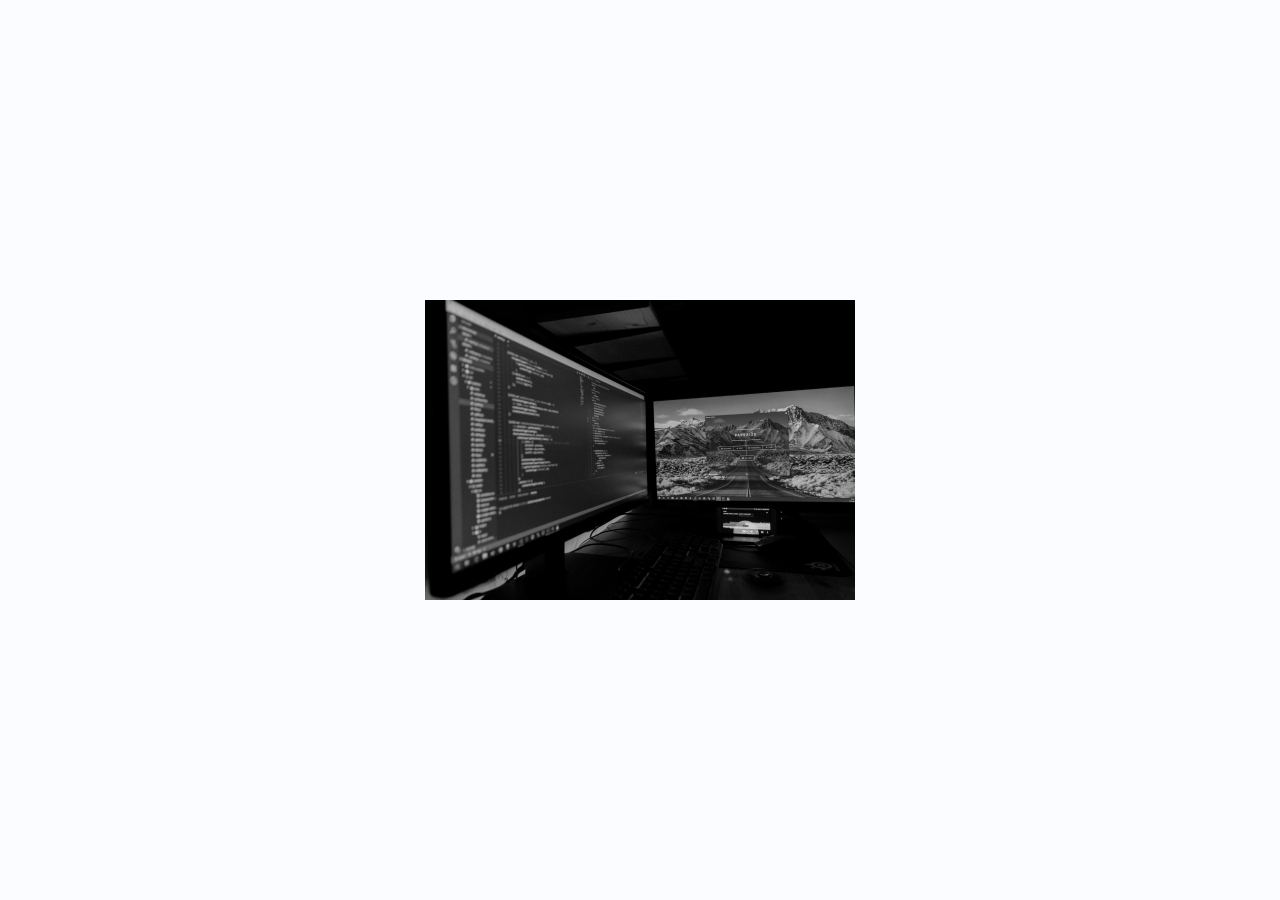
<file: 02. Image Hover Color/index.html>
<!DOCTYPE html>
<html lang="en">

<head>
    <meta charset="UTF-8">
    <meta name="viewport" content="width=device-width, initial-scale=1.0">
    <title>Image Hover</title>
    <link rel="stylesheet" href="./css/style.css">
</head>

<body>
    <div class="wrapper">
        <img src="./image/1.jpg" class="image_hover">
    </div>
</body>

</html>
</file>
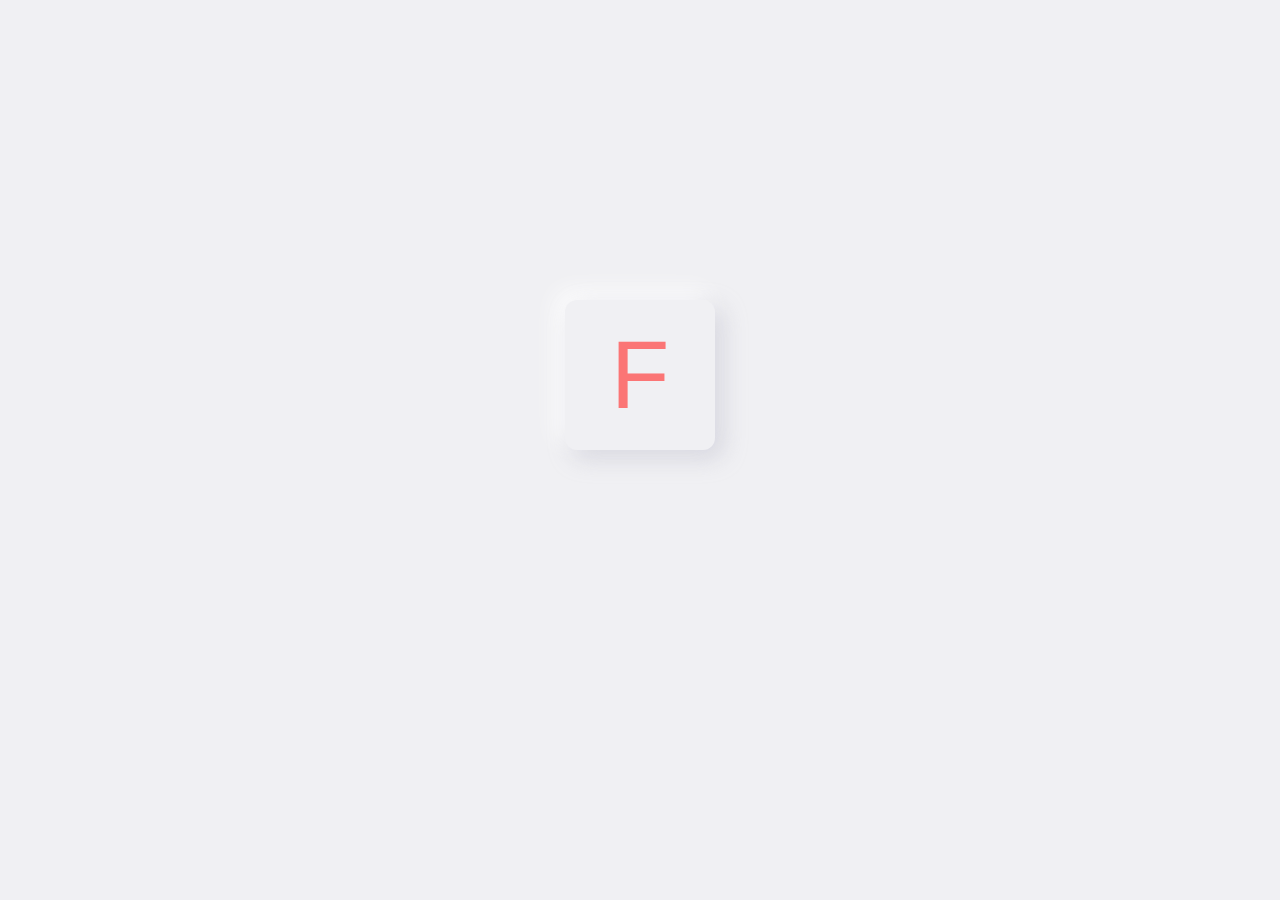
<file: 03. Simple Neumorphism/index.html>
<!DOCTYPE html>
<html lang="en">

<head>
    <meta charset="UTF-8">
    <meta name="viewport" content="width=device-width, initial-scale=1.0">
    <title>Simple Neumorphism</title>
    <link rel="stylesheet" href="./css/style.css">
</head>

<body>
    <div class="wrapper">
        <span class="teks">F</span>
    </div>
</body>

</html>
</file>
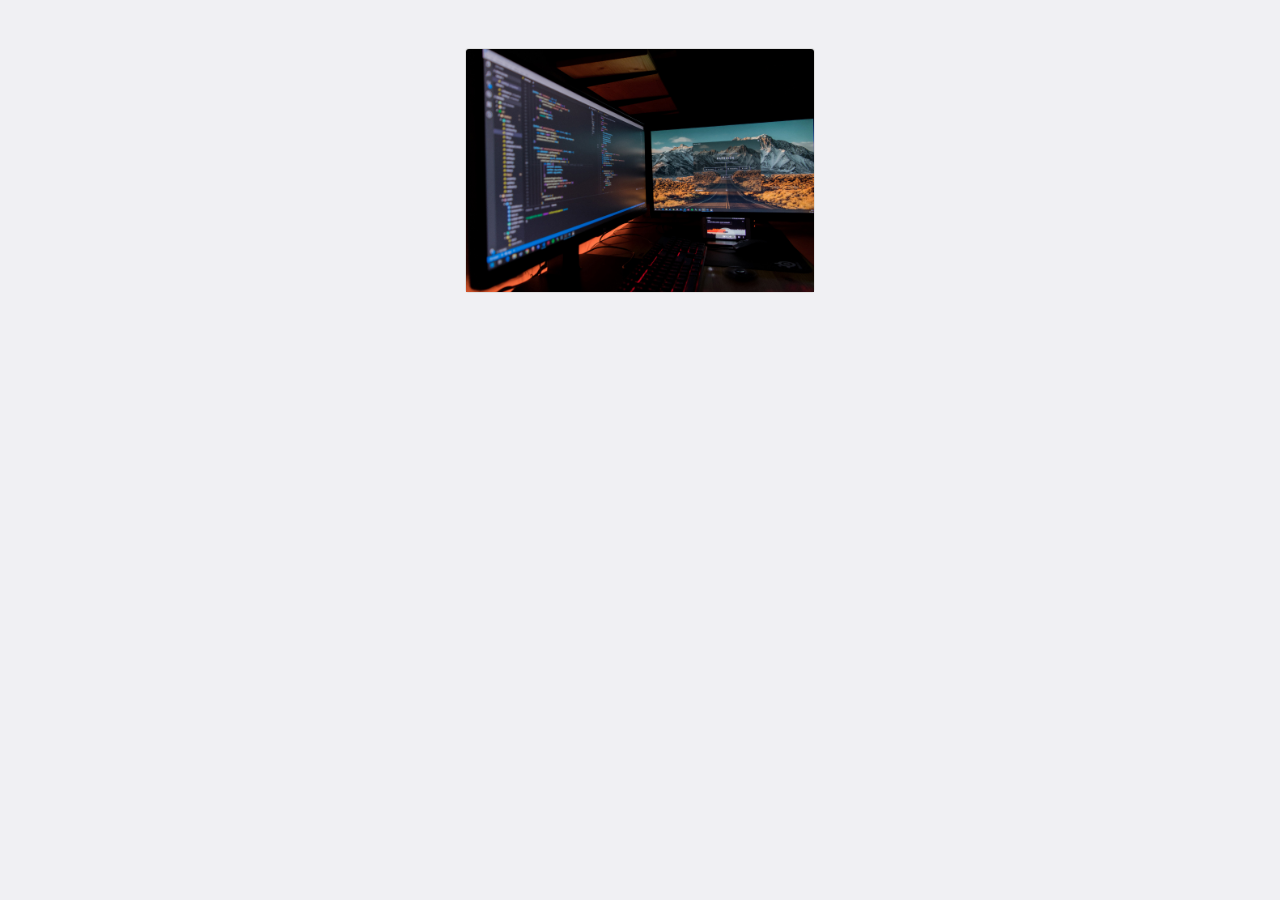
<file: 04. Modal Image Bootstrap/index.html>
<!doctype html>
<html lang="en">

<head>
    <meta charset="utf-8">
    <meta name="viewport" content="width=device-width, initial-scale=1, shrink-to-fit=no">
    <link rel="stylesheet" href="https://maxcdn.bootstrapcdn.com/bootstrap/4.0.0/css/bootstrap.min.css"
        integrity="sha384-Gn5384xqQ1aoWXA+058RXPxPg6fy4IWvTNh0E263XmFcJlSAwiGgFAW/dAiS6JXm" crossorigin="anonymous">
    <link rel="stylesheet" href="./css/style.css">
    <title>Modal Image Bootstrap</title>
</head>

<body>
    <div class="container">
        <div class="row d-flex justify-content-center mt-5">
            <div class="modal fade bd-example-modal-lg" id="modalImage" tabindex="-1" role="dialog"
                aria-labelledby="myLargeModalLabel" aria-hidden="true">
                <div class="modal-dialog modal-lg">
                    <div class="modal-content border-0">
                        <img class="img-fluid w-100" src="./image/1.jpg" alt="gallery">
                        <div class="my-body">
                            <h2>Judul Modal Image</h2>
                            <p>Lorem ipsum dolor sit amet, consectetur adipisicing elit. Voluptas doloribus
                                repudiandae vitae asperiores nam consectetur suscipit error soluta beatae maxime
                                nihil reprehenderit magnam, numquam ipsum officia eveniet quas ipsam qui.</p>
                            <a href="./project-detail.html" class="btn btn-lg rounded-0 btn-dark">Case
                                Details</a>
                            <a href="#" class="text-link text-dark ml-4">Visit</a>
                        </div>
                    </div>
                </div>
            </div>

            <div class="col-12 col-md-6 col-lg-4 col-xl-4">
                <a href="" data-toggle="modal" data-target="#modalImage">
                    <div class="card">
                        <img class="card-img-top img-fluid w-100" src="./image/1.jpg" alt="gallery">
                    </div>
                </a>
            </div>
        </div>

        <script src="https://code.jquery.com/jquery-3.2.1.slim.min.js"
            integrity="sha384-KJ3o2DKtIkvYIK3UENzmM7KCkRr/rE9/Qpg6aAZGJwFDMVNA/GpGFF93hXpG5KkN" crossorigin="anonymous">
        </script>
        <script src="https://cdnjs.cloudflare.com/ajax/libs/popper.js/1.12.9/umd/popper.min.js"
            integrity="sha384-ApNbgh9B+Y1QKtv3Rn7W3mgPxhU9K/ScQsAP7hUibX39j7fakFPskvXusvfa0b4Q" crossorigin="anonymous">
        </script>
        <script src="https://maxcdn.bootstrapcdn.com/bootstrap/4.0.0/js/bootstrap.min.js"
            integrity="sha384-JZR6Spejh4U02d8jOt6vLEHfe/JQGiRRSQQxSfFWpi1MquVdAyjUar5+76PVCmYl" crossorigin="anonymous">
        </script>
</body>

</html>
</file>
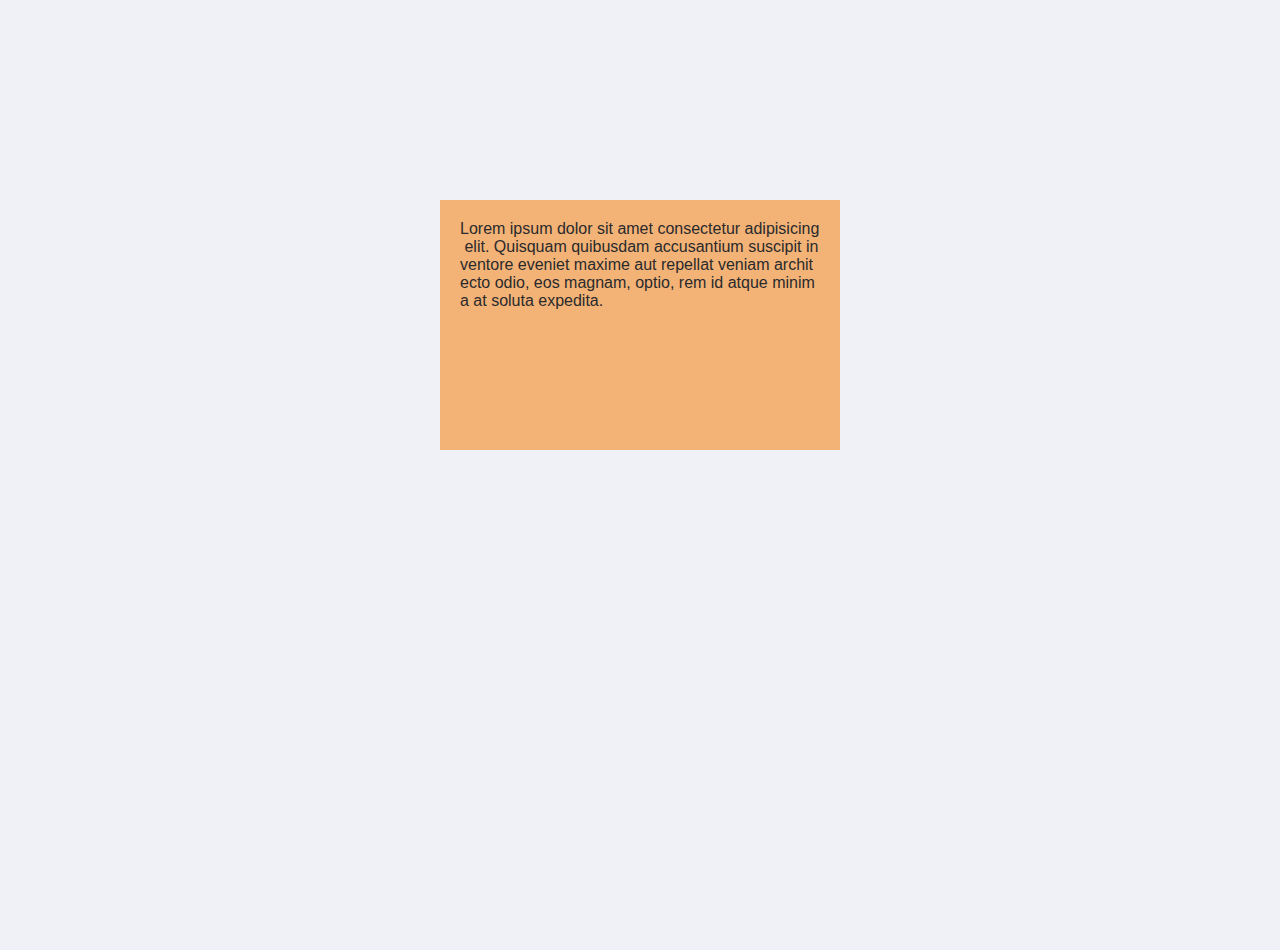
<file: 05. Overlapping Text/index.html>
<!DOCTYPE html>
<html lang="en">

<head>
    <meta charset="UTF-8">
    <meta name="viewport" content="width=device-width, initial-scale=1.0">
    <title>Fix Overlapping Text</title>
    <link rel="stylesheet" href="./css/style.css">
</head>

<body>
    <div class="wrapper">
        <span
            class="teks">Lorem&nbsp;ipsum&nbsp;dolor&nbsp;sit&nbsp;amet&nbsp;consectetur&nbsp;adipisicing&nbsp;elit.&nbsp;Quisquam&nbsp;quibusdam&nbsp;accusantium&nbsp;suscipit&nbsp;inventore&nbsp;eveniet&nbsp;maxime&nbsp;aut&nbsp;repellat&nbsp;veniam&nbsp;architecto&nbsp;odio,&nbsp;eos&nbsp;magnam,&nbsp;optio,&nbsp;rem&nbsp;id&nbsp;atque&nbsp;minima&nbsp;at&nbsp;soluta&nbsp;expedita.</span>
    </div>
</body>

</html>
</file>
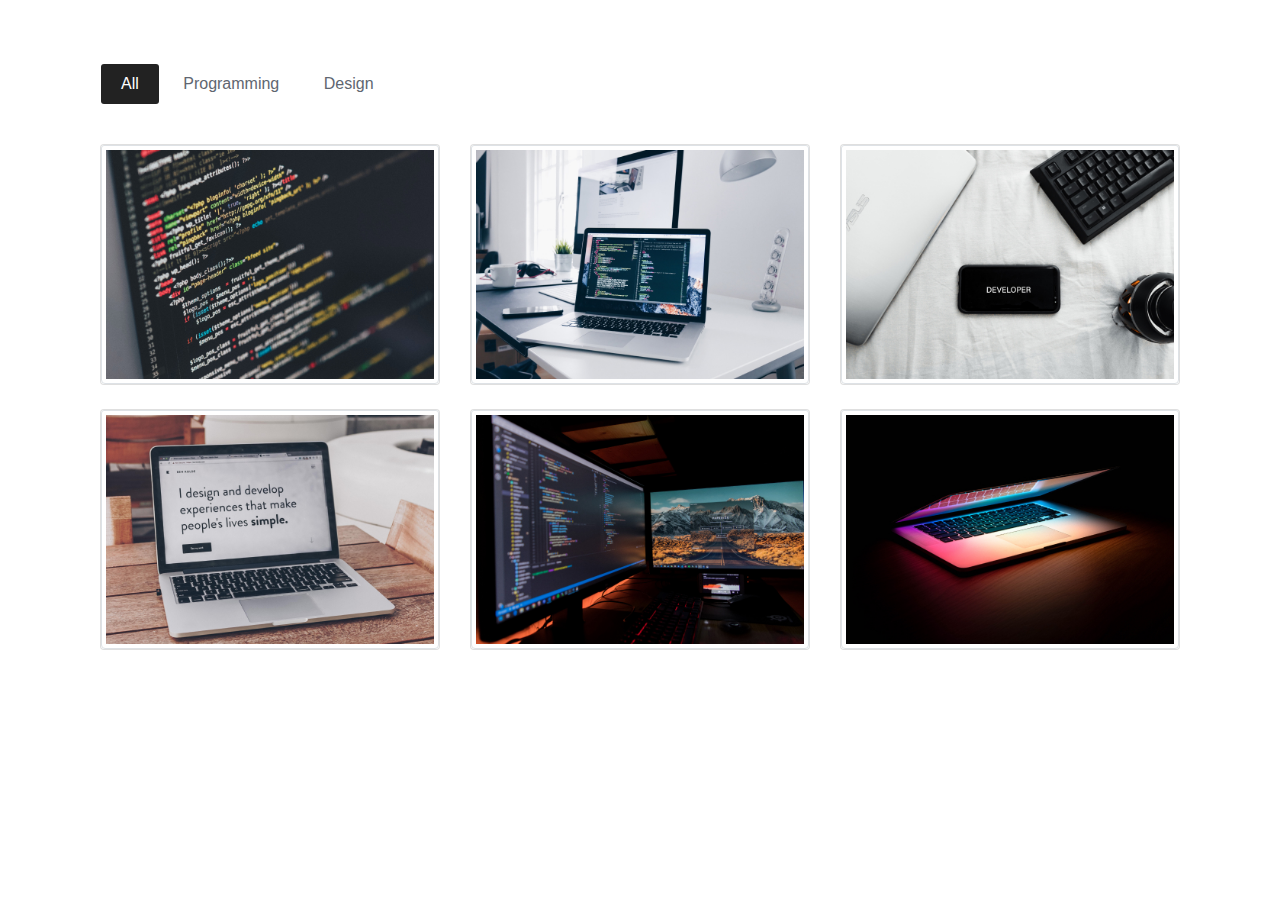
<file: 06. Gallery Filtering Isotope/index.html>
<!DOCTYPE html>
<html lang="en">

<head>
    <meta charset="UTF-8">
    <meta name="viewport" content="width=device-width, initial-scale=1.0">
    <title>Gallery With Isotope</title>
    <link rel="stylesheet" href="./css/bootstrap.min.css">
    <link rel="stylesheet" href="./css/style.css">
</head>

<body>
    <div class="container">
        <div class="row mt-5">
            <div class="col-md-12">
                <ul class="cat-menu px-3 pt-3">
                    <li class="active" data-filter="*"><a href="#!">All</a></li>
                    <li data-filter=".programming"><a href="#!">Programming</a></li>
                    <li data-filter=".design"><a href="#!">Design</a></li>
                </ul>
            </div>
        </div>

        <div class="gallery">
            <div class="row mt-4">
                <div class="col-md-4 mb-4 item programming">
                    <div class="card img-fluid">
                        <img src="./images/1.jpg" class="card-img-top img-thumbnail">
                    </div>
                </div>
                <div class="col-md-4 mb-4 item design">
                    <div class="card img-fluid">
                        <img src="./images/2.jpg" class="card-img-top img-thumbnail">
                    </div>
                </div>
                <div class="col-md-4 mb-4 item programming">
                    <div class="card img-fluid">
                        <img src="./images/3.jpg" class="card-img-top img-thumbnail">
                    </div>
                </div>
                <div class="col-md-4 mb-4 item design">
                    <div class="card img-fluid">
                        <img src="./images/4.jpg" class="card-img-top img-thumbnail">
                    </div>
                </div>
                <div class="col-md-4 mb-4 item programming">
                    <div class="card img-fluid">
                        <img src="./images/5.jpg" class="card-img-top img-thumbnail">
                    </div>
                </div>
                <div class="col-md-4 mb-4 item design">
                    <div class="card img-fluid">
                        <img src="./images/6.jpg" class="card-img-top img-thumbnail">
                    </div>
                </div>
            </div>
        </div>
    </div>

    <script src="./js/jquery.min.js"></script>
    <script src="./js/isotope.min.js"></script>
    <script src="./js/script.js"></script>
</body>

</html>
</file>
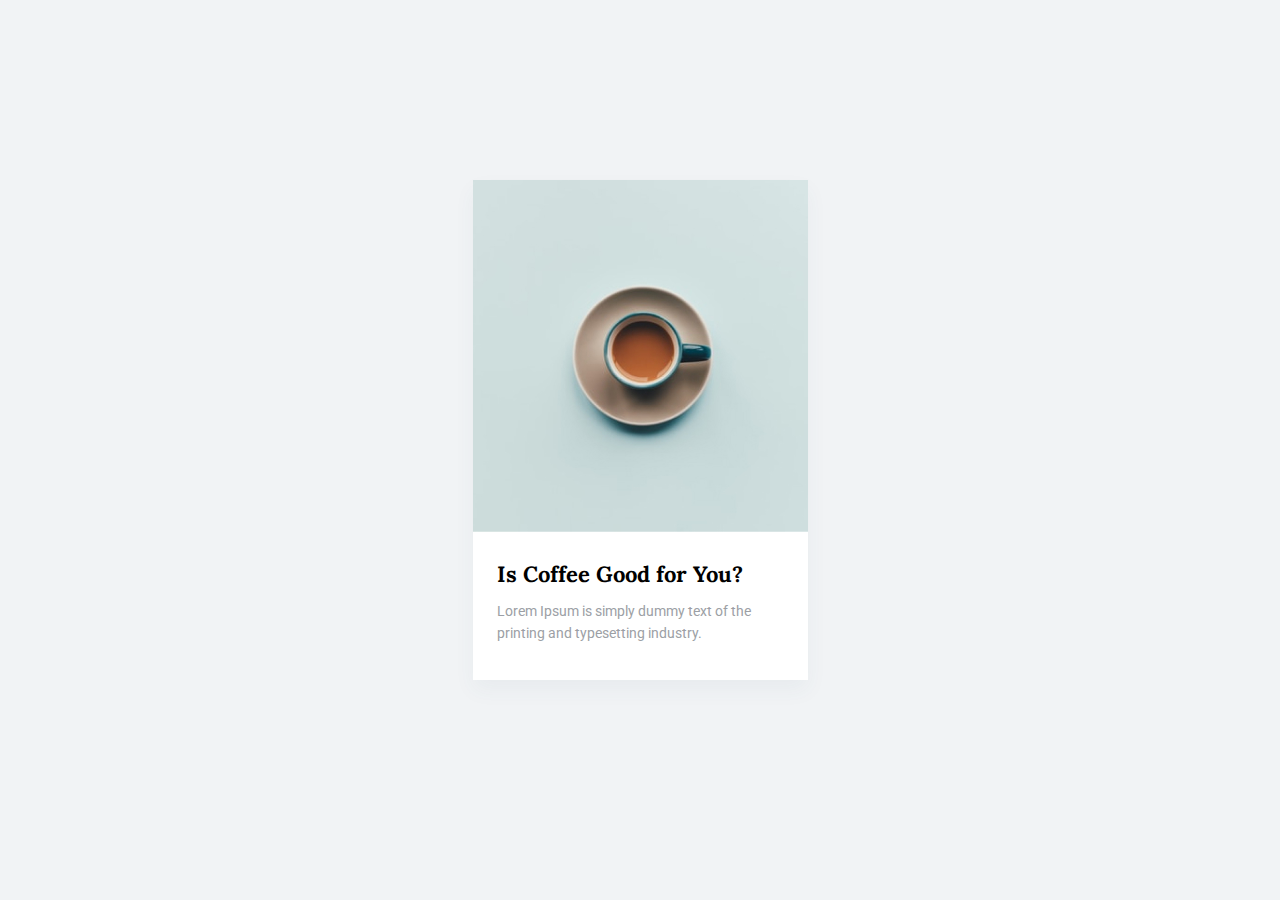
<file: 07. Simple Card/index.html>
<!DOCTYPE html>
<html lang="en">

<head>
    <meta charset="UTF-8">
    <meta name="viewport" content="width=device-width, initial-scale=1.0">
    <title>Simple Card</title>
    <link href="https://fonts.googleapis.com/css2?family=Lora:wght@700&family=Roboto&display=swap" rel="stylesheet">
    <link rel="stylesheet" href="./css/style.css">
</head>

<body>
    <div class="card">
        <div class="card-image">
            <img src="./images/coffee.jpg" class="image" alt="Coffee">
        </div>
        <div class="card-body">
            <h3 class="title">Is Coffee Good for You?</h3>
            <p class="desc">Lorem Ipsum is simply dummy text of the printing and typesetting industry.</p>
        </div>
    </div>
</body>

</html>
</file>
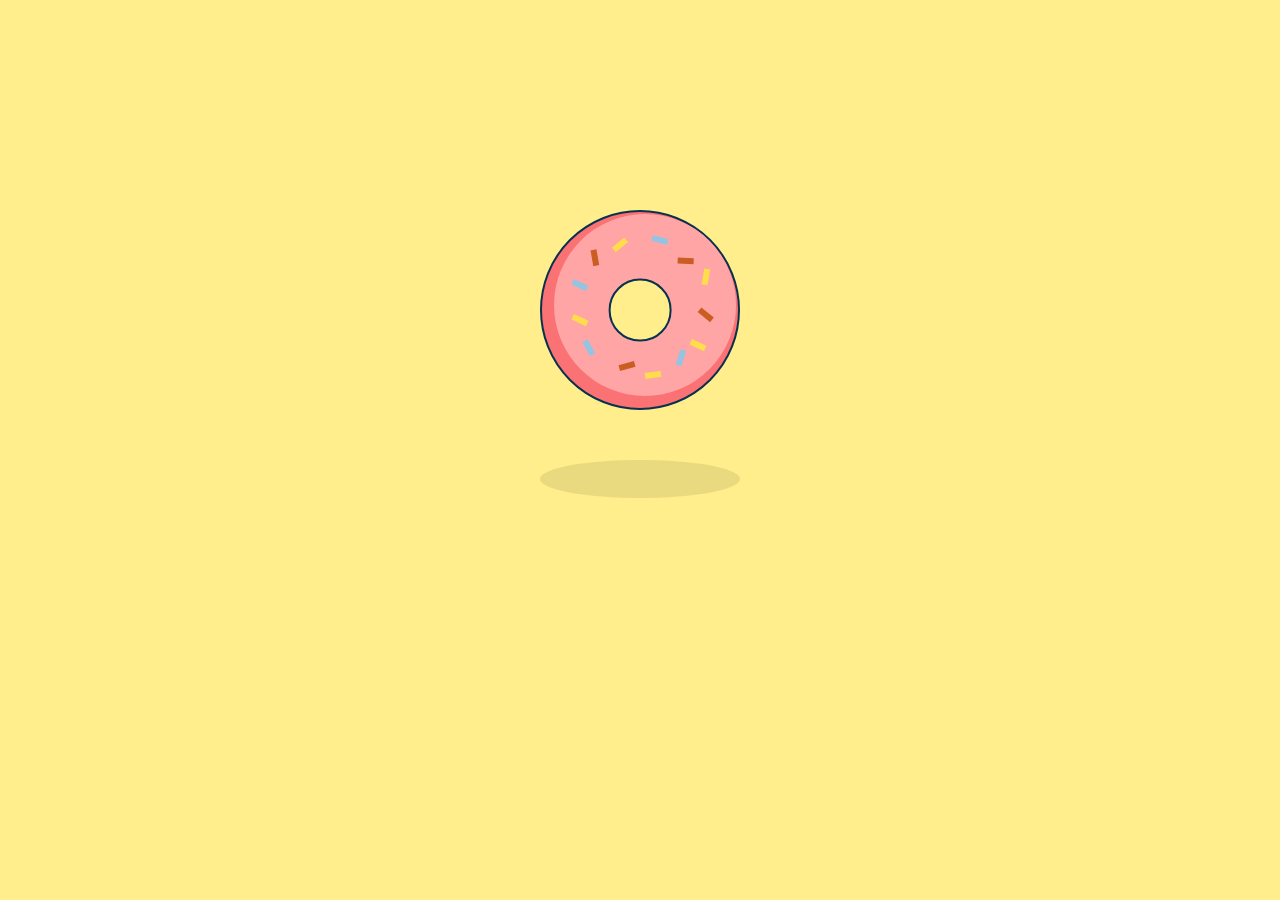
<file: 08. Donut/index.html>
<!DOCTYPE html>
<html lang="en">

<head>
    <meta charset="UTF-8">
    <meta name="viewport" content="width=device-width, initial-scale=1.0">
    <title>Donut</title>
    <link rel="stylesheet" href="./css/style.css">
</head>

<body>
    <div class="wrapper-donut">
        <div class="donut">
            <div class="topping"></div>
            <div class="topping"></div>
            <div class="topping"></div>
            <div class="topping"></div>
            <div class="topping"></div>
            <div class="topping"></div>
            <div class="topping"></div>
            <div class="topping"></div>
            <div class="topping"></div>
            <div class="topping"></div>
            <div class="topping"></div>
            <div class="topping"></div>
            <div class="topping"></div>
        </div>
        <div class="shadow"></div>
    </div>
</body>

</html>
</file>
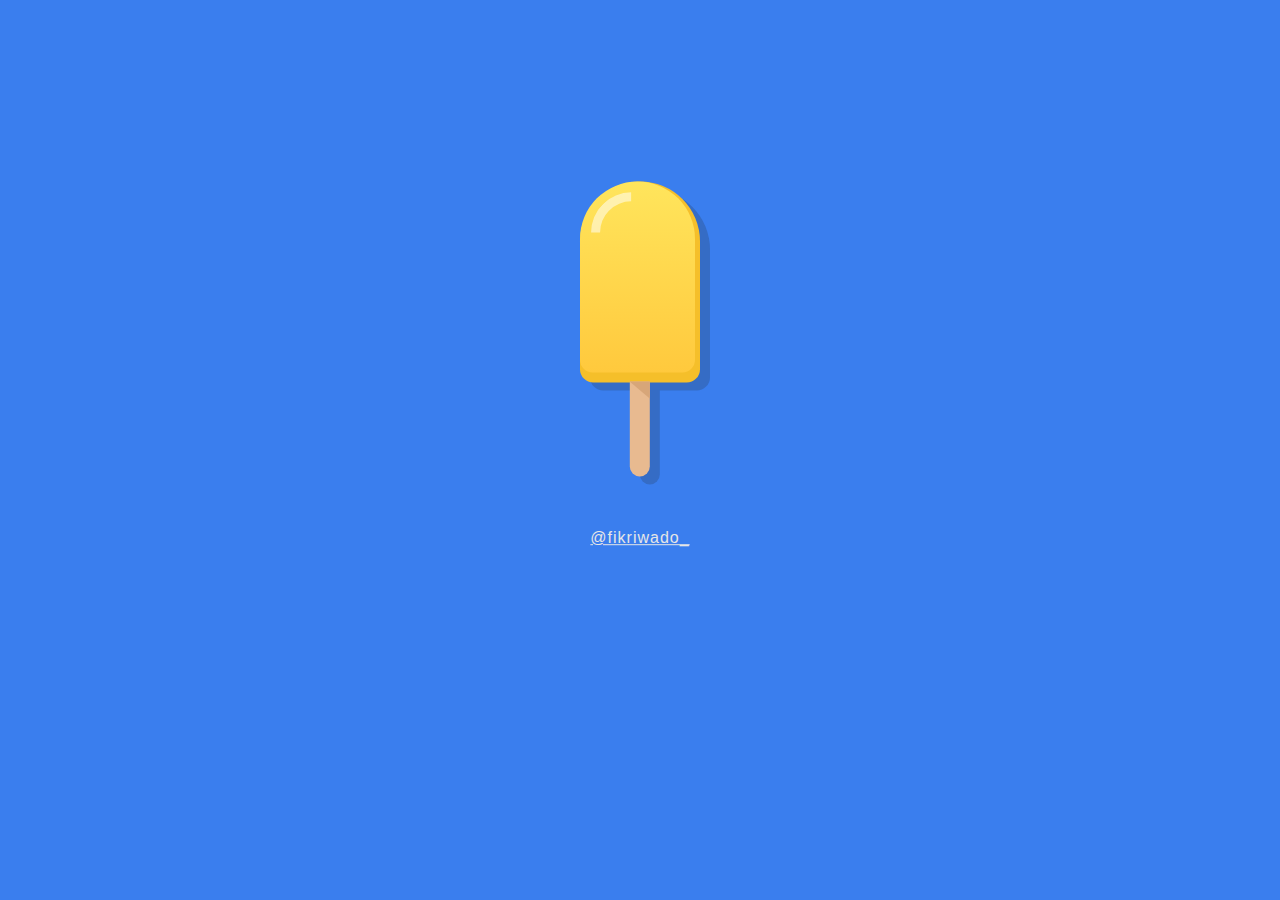
<file: 09. Ice Cream/index.html>
<!DOCTYPE html>
<html lang="en">

<head>
    <meta charset="UTF-8">
    <meta name="viewport" content="width=device-width, initial-scale=1.0">
    <title>Ice Cream - Fikri Wado</title>
    <link rel="stylesheet" href="./css/style.css">
</head>

<body>
    <div class="ice-cream">
        <div class="ice"></div>
        <div class="stick"></div>
    </div>

    <p class="copyright">
        <a href="https://www.instagram.com/fikriwado_/">@fikriwado_</a>
    </p>
</body>

</html>
</file>
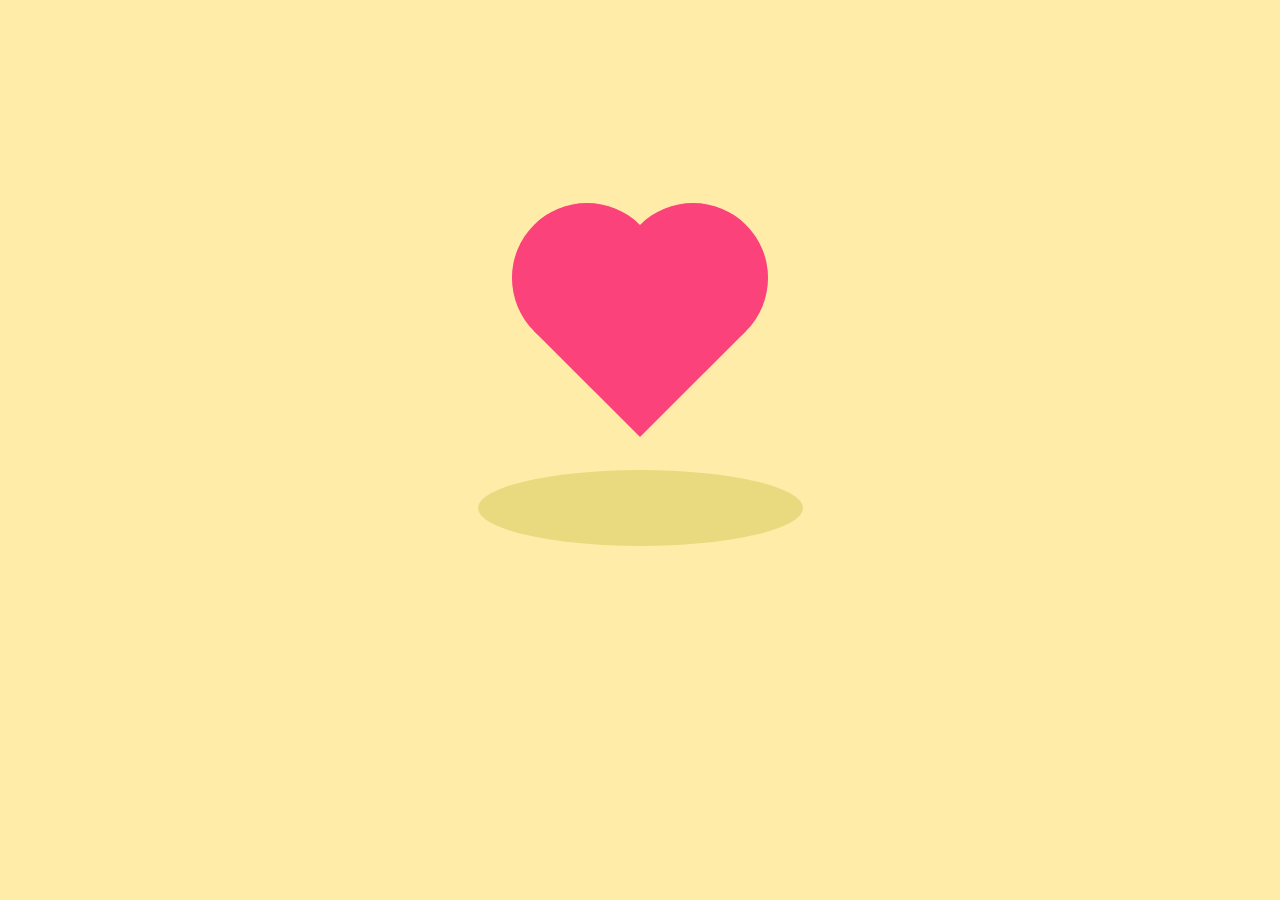
<file: 10. Love/index.html>
<!DOCTYPE html>
<html lang="en">

<head>
    <meta charset="UTF-8">
    <meta name="viewport" content="width=device-width, initial-scale=1.0">
    <title>Love - Fikri Wado</title>
    <link rel="stylesheet" href="./css/style.css">
</head>

<body>
    <div class="wrapper-love">
        <div class="love"></div>
    </div>
    <div class="shadow"></div>
</body>

</html>
</file>
<file: 11. Swipe Up/index.html>
<!DOCTYPE html>
<html lang="en">

<head>
    <meta charset="UTF-8">
    <meta name="viewport" content="width=device-width, initial-scale=1.0">
    <title>Swipe Up - Fikri Wado</title>
    <link rel="stylesheet" href="./css/style.css">
</head>

<body>
    <div class="wrapper-swipe">
        <div class="swipe"></div>
    </div>
</body>

</html>
</file>
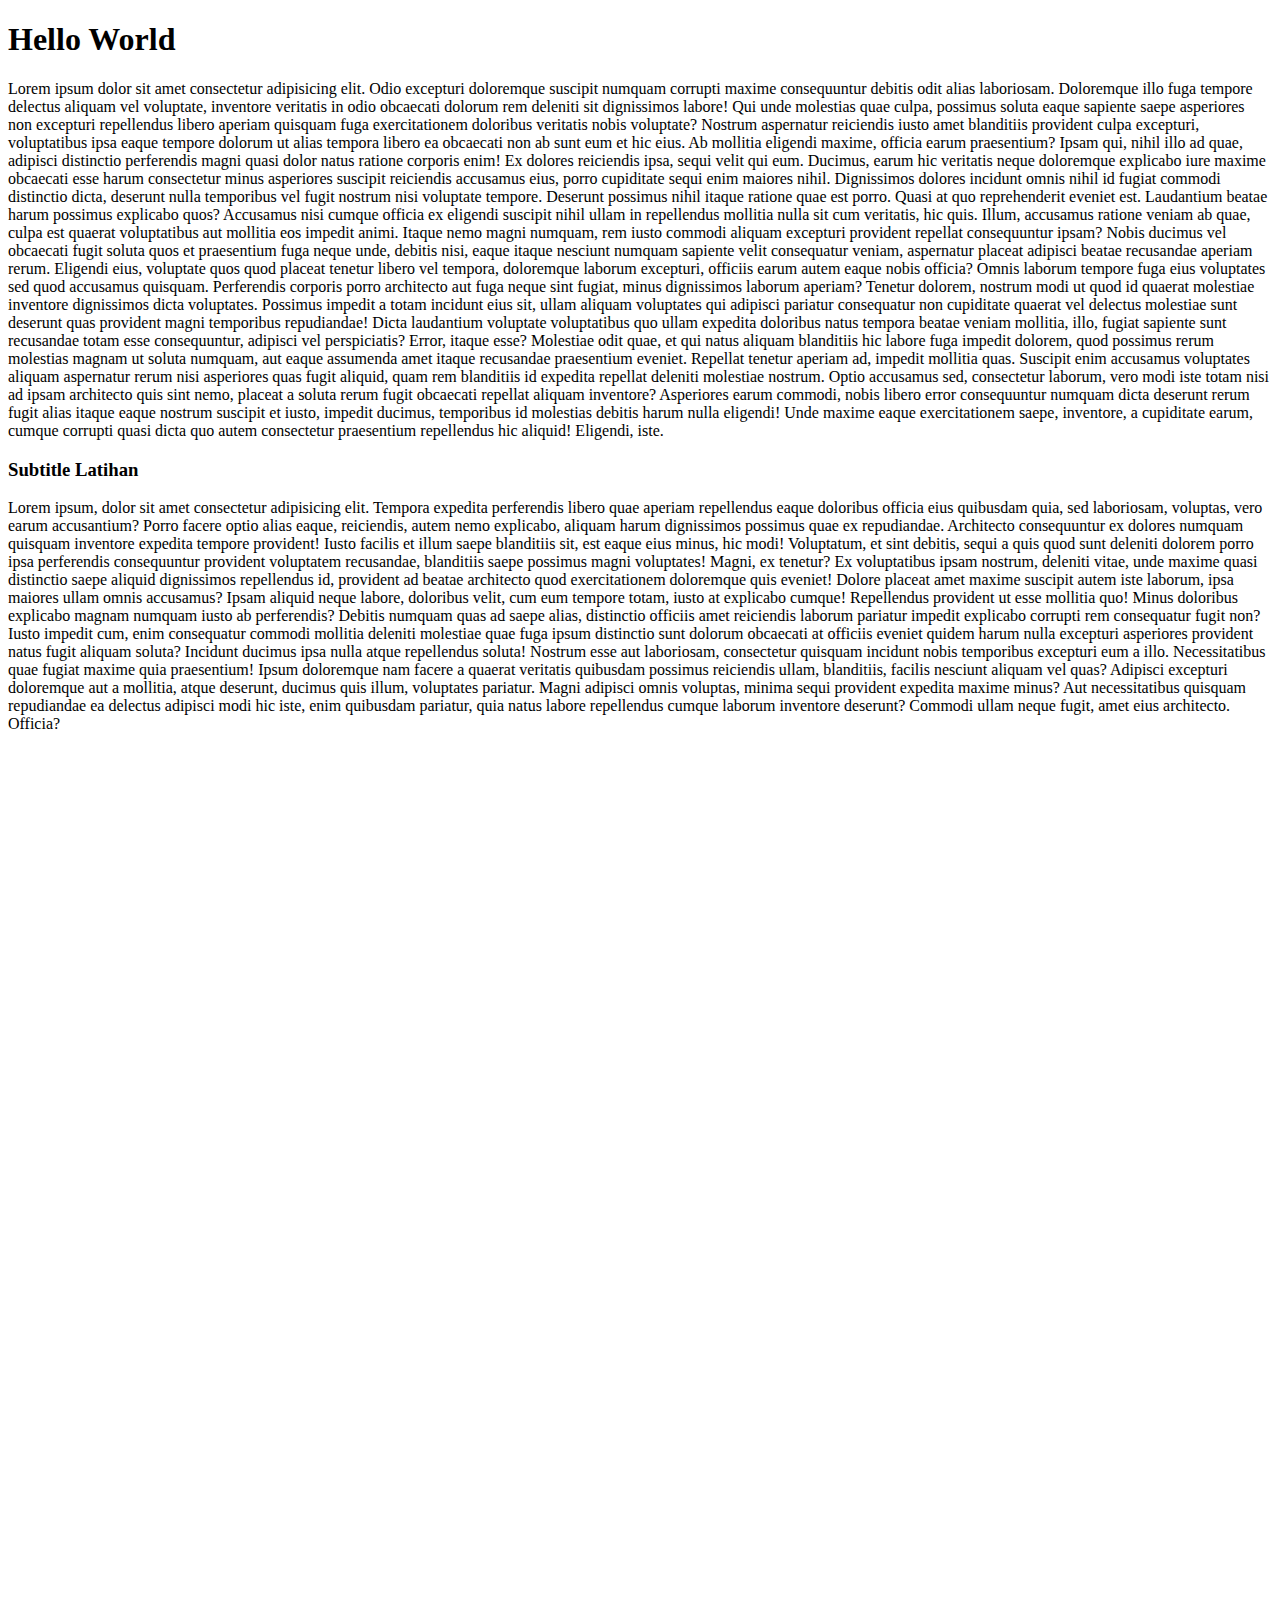
<file: 14. Custom Scrollbar/index.html>
<!DOCTYPE html>
<html lang="en">

<head>
    <meta charset="UTF-8">
    <meta name="viewport" content="width=device-width, initial-scale=1.0">
    <title>Custom Scrollbar</title>
    <link rel="stylesheet" href="./css/style.css">
</head>

<body>
    <h1>Hello World</h1>

    <p>Lorem ipsum dolor sit amet consectetur adipisicing elit. Odio excepturi doloremque suscipit numquam corrupti
        maxime consequuntur debitis odit alias laboriosam. Doloremque illo fuga tempore delectus aliquam vel voluptate,
        inventore veritatis in odio obcaecati dolorum rem deleniti sit dignissimos labore! Qui unde molestias quae
        culpa, possimus soluta eaque sapiente saepe asperiores non excepturi repellendus libero aperiam quisquam fuga
        exercitationem doloribus veritatis nobis voluptate? Nostrum aspernatur reiciendis iusto amet blanditiis
        provident culpa excepturi, voluptatibus ipsa eaque tempore dolorum ut alias tempora libero ea obcaecati non ab
        sunt eum et hic eius. Ab mollitia eligendi maxime, officia earum praesentium? Ipsam qui, nihil illo ad quae,
        adipisci distinctio perferendis magni quasi dolor natus ratione corporis enim! Ex dolores reiciendis ipsa, sequi
        velit qui eum. Ducimus, earum hic veritatis neque doloremque explicabo iure maxime obcaecati esse harum
        consectetur minus asperiores suscipit reiciendis accusamus eius, porro cupiditate sequi enim maiores nihil.
        Dignissimos dolores incidunt omnis nihil id fugiat commodi distinctio dicta, deserunt nulla temporibus vel fugit
        nostrum nisi voluptate tempore. Deserunt possimus nihil itaque ratione quae est porro. Quasi at quo
        reprehenderit eveniet est. Laudantium beatae harum possimus explicabo quos? Accusamus nisi cumque officia ex
        eligendi suscipit nihil ullam in repellendus mollitia nulla sit cum veritatis, hic quis. Illum, accusamus
        ratione veniam ab quae, culpa est quaerat voluptatibus aut mollitia eos impedit animi. Itaque nemo magni
        numquam, rem iusto commodi aliquam excepturi provident repellat consequuntur ipsam? Nobis ducimus vel obcaecati
        fugit soluta quos et praesentium fuga neque unde, debitis nisi, eaque itaque nesciunt numquam sapiente velit
        consequatur veniam, aspernatur placeat adipisci beatae recusandae aperiam rerum. Eligendi eius, voluptate quos
        quod placeat tenetur libero vel tempora, doloremque laborum excepturi, officiis earum autem eaque nobis officia?
        Omnis laborum tempore fuga eius voluptates sed quod accusamus quisquam. Perferendis corporis porro architecto
        aut fuga neque sint fugiat, minus dignissimos laborum aperiam? Tenetur dolorem, nostrum modi ut quod id quaerat
        molestiae inventore dignissimos dicta voluptates. Possimus impedit a totam incidunt eius sit, ullam aliquam
        voluptates qui adipisci pariatur consequatur non cupiditate quaerat vel delectus molestiae sunt deserunt quas
        provident magni temporibus repudiandae! Dicta laudantium voluptate voluptatibus quo ullam expedita doloribus
        natus tempora beatae veniam mollitia, illo, fugiat sapiente sunt recusandae totam esse consequuntur, adipisci
        vel perspiciatis? Error, itaque esse? Molestiae odit quae, et qui natus aliquam blanditiis hic labore fuga
        impedit dolorem, quod possimus rerum molestias magnam ut soluta numquam, aut eaque assumenda amet itaque
        recusandae praesentium eveniet. Repellat tenetur aperiam ad, impedit mollitia quas. Suscipit enim accusamus
        voluptates aliquam aspernatur rerum nisi asperiores quas fugit aliquid, quam rem blanditiis id expedita repellat
        deleniti molestiae nostrum. Optio accusamus sed, consectetur laborum, vero modi iste totam nisi ad ipsam
        architecto quis sint nemo, placeat a soluta rerum fugit obcaecati repellat aliquam inventore? Asperiores earum
        commodi, nobis libero error consequuntur numquam dicta deserunt rerum fugit alias itaque eaque nostrum suscipit
        et iusto, impedit ducimus, temporibus id molestias debitis harum nulla eligendi! Unde maxime eaque
        exercitationem saepe, inventore, a cupiditate earum, cumque corrupti quasi dicta quo autem consectetur
        praesentium repellendus hic aliquid! Eligendi, iste.</p>

    <h3>Subtitle Latihan</h3>
    <p>Lorem ipsum, dolor sit amet consectetur adipisicing elit. Tempora expedita perferendis libero quae aperiam
        repellendus eaque doloribus officia eius quibusdam quia, sed laboriosam, voluptas, vero earum accusantium? Porro
        facere optio alias eaque, reiciendis, autem nemo explicabo, aliquam harum dignissimos possimus quae ex
        repudiandae. Architecto consequuntur ex dolores numquam quisquam inventore expedita tempore provident! Iusto
        facilis et illum saepe blanditiis sit, est eaque eius minus, hic modi! Voluptatum, et sint debitis, sequi a quis
        quod sunt deleniti dolorem porro ipsa perferendis consequuntur provident voluptatem recusandae, blanditiis saepe
        possimus magni voluptates! Magni, ex tenetur? Ex voluptatibus ipsam nostrum, deleniti vitae, unde maxime quasi
        distinctio saepe aliquid dignissimos repellendus id, provident ad beatae architecto quod exercitationem
        doloremque quis eveniet! Dolore placeat amet maxime suscipit autem iste laborum, ipsa maiores ullam omnis
        accusamus? Ipsam aliquid neque labore, doloribus velit, cum eum tempore totam, iusto at explicabo cumque!
        Repellendus provident ut esse mollitia quo! Minus doloribus explicabo magnam numquam iusto ab perferendis?
        Debitis numquam quas ad saepe alias, distinctio officiis amet reiciendis laborum pariatur impedit explicabo
        corrupti rem consequatur fugit non? Iusto impedit cum, enim consequatur commodi mollitia deleniti molestiae quae
        fuga ipsum distinctio sunt dolorum obcaecati at officiis eveniet quidem harum nulla excepturi asperiores
        provident natus fugit aliquam soluta? Incidunt ducimus ipsa nulla atque repellendus soluta! Nostrum esse aut
        laboriosam, consectetur quisquam incidunt nobis temporibus excepturi eum a illo. Necessitatibus quae fugiat
        maxime quia praesentium! Ipsum doloremque nam facere a quaerat veritatis quibusdam possimus reiciendis ullam,
        blanditiis, facilis nesciunt aliquam vel quas? Adipisci excepturi doloremque aut a mollitia, atque deserunt,
        ducimus quis illum, voluptates pariatur. Magni adipisci omnis voluptas, minima sequi provident expedita maxime
        minus? Aut necessitatibus quisquam repudiandae ea delectus adipisci modi hic iste, enim quibusdam pariatur, quia
        natus labore repellendus cumque laborum inventore deserunt? Commodi ullam neque fugit, amet eius architecto.
        Officia?</p>
</body>

</html>
</file>
<file: 01. Button Hover Rotation/css/style.css>
* {
    margin: 0;
    padding: 0;
    max-width: 100% !important;
}

body {
    background-color: #fbfcff;
    font-family: sans-serif;
}

.wrapper {
    width: 100%;
    height: 100vh;
    text-align: center;
    line-height: 100vh;
}

.btn {
    border: 1px #201f1f;
    color: #ffffff;
    border-radius: 0;
    padding: 13px 22px;
    background-color: #222222;
    text-transform: uppercase;
    letter-spacing: .3px;
    outline: none;
    -webkit-transition: background-color .3s;
    -o-transition: background-color .3s;
    transition: background-color .3s;
}


.btn:hover {
    cursor: pointer;
    background-color: #FBD100;
    -webkit-animation: Animasi .2s;
    animation: Animasi .2s;
    -webkit-animation-iteration-count: 3;
    animation-iteration-count: 3;
}

@-webkit-keyframes Animasi {
    0% {
        -webkit-transform: rotate(0deg);
        transform: rotate(0deg);
    }

    25% {
        -webkit-transform: rotate(-5deg);
        transform: rotate(-5deg);
    }

    50% {
        -webkit-transform: rotate(0deg);
        transform: rotate(0deg);
    }

    75% {
        -webkit-transform: rotate(5deg);
        transform: rotate(5deg);
    }

    100% {
        -webkit-transform: rotate(0deg);
        transform: rotate(0deg);
    }
}

@keyframes Animasi {
    0% {
        -webkit-transform: rotate(0deg);
        transform: rotate(0deg);
    }

    25% {
        -webkit-transform: rotate(-5deg);
        transform: rotate(-5deg);
    }

    50% {
        -webkit-transform: rotate(0deg);
        transform: rotate(0deg);
    }

    75% {
        -webkit-transform: rotate(5deg);
        transform: rotate(5deg);
    }

    100% {
        -webkit-transform: rotate(0deg);
        transform: rotate(0deg);
    }
}
</file>
<file: 02. Image Hover Color/css/style.css>
* {
    margin: 0;
    padding: 0;
    max-width: 100% !important;
}

body {
    background-color: #fbfcff;
    font-family: sans-serif;
}

.wrapper {
    margin-top: 300px;
    text-align: center;
}

.image_hover {
    filter: saturate(0%);
    transition: .3s;
}

.image_hover:hover {
    cursor: pointer;
    transform: scale(1.1);
    filter: saturate(100%);
}
</file>
<file: 03. Simple Neumorphism/css/style.css>
* {
    margin: 0;
    padding: 0;
    max-width: 100% !important;
}

body {
    background-color: #F0F0F3;
    font-family: sans-serif;
}

.wrapper {
    width: 150px;
    height: 150px;
    background-color: #F0F0F3;
    -webkit-box-shadow: 7.8px 7.8px 23.1px rgba(174, 174, 192, 0.4),
        -7.8px -7.8px 23.1px #FFFFFF;
    box-shadow: 7.8px 7.8px 23.1px rgba(174, 174, 192, 0.4),
        -7.8px -7.8px 23.1px #FFFFFF;
    margin: 300px auto 0 auto;
    text-align: center;
    border-radius: 12px;
    -webkit-box-sizing: border-box;
    box-sizing: border-box;
}

.wrapper .teks {
    color: #FB7575;
    font-size: 96px;
    line-height: 150px;
}
</file>
<file: 04. Modal Image Bootstrap/css/style.css>
body {
    background-color: #F0F0F3;
}

.my-body {
    -webkit-box-sizing: border-box;
    box-sizing: border-box;
    padding: 34px 44px 44px 44px;
}

.my-body h2 {
    font-weight: 600;
    line-height: 36px;
}

.my-body p {
    line-height: 32px;
    color: #575E65 !important;
    margin: 14px 0 24px 0;
}
</file>
<file: 05. Overlapping Text/css/style.css>
* {
    margin: 0;
    padding: 0;
    max-width: 100% !important;
}

body {
    background-color: #f0f1f6;
    font-family: sans-serif;
    margin-bottom: 500px;
}

.wrapper {
    width: 400px;
    height: 250px;
    padding: 20px;
    white-space: normal;
    box-sizing: border-box;
    margin: 200px auto 0 auto;
    color: #2a2a2c;
    background-color: #f3b377;

    overflow-wrap: break-word;
    word-wrap: break-word;
    -webkit-hyphens: auto;
    -ms-hyphens: auto;
    hyphens: auto;
}
</file>
<file: 06. Gallery Filtering Isotope/css/style.css>
.cat-menu li {
    display: inline-block;
    list-style: none;
}

.cat-menu li a {
    display: inline-block;
    color: #606670;
    text-decoration: none;
    padding: 8px 20px;
    border-radius: 3px;
}

.cat-menu li a:hover {
    background-color: #eff2f7;
}

.cat-menu li.active a {
    color: #fff;
    background-color: #222222;
}
</file>
<file: 07. Simple Card/css/style.css>
* {
    margin: 0;
    padding: 0;
    max-width: 100% !important;
}

body {
    background-color: #F1F3F5;
    font-family: 'Roboto', sans-serif;
}

.card {
    width: 335px;
    min-height: 500px;
    background-color: #ffffff;
    margin: 180px auto 0 auto;
    -webkit-box-shadow: 0 10px 20px rgba(67, 102, 113, 0.05);
    box-shadow: 0 10px 20px rgba(67, 102, 113, 0.05);
    -webkit-transition: background-color .3s;
    -o-transition: background-color .3s;
    transition: background-color .3s;
}

.card:hover {
    cursor: pointer;
    background-color: #FFFDFD;
}

.card .card-body {
    padding: 24px;
}

.card .card-body .title {
    font-family: 'Lora', serif;
    font-size: 22px;
    line-height: 28px;
    font-weight: 700;
    margin-bottom: 12px;
}

.card .card-body .desc {
    font-size: 14px;
    line-height: 22px;
    color: #9C9FA5;
}
</file>
<file: 08. Donut/css/style.css>
* {
    margin: 0;
    padding: 0;
    max-width: 100% !important;
}

body {
    font-family: sans-serif;
    background-color: #FFEE8B;
}

.wrapper-donut {
    position: absolute;
    width: 200px;
    height: 200px;
    top: 30%;
    left: 50%;
    -webkit-transform: translate(-50%, -30%);
    -ms-transform: translate(-50%, -30%);
    transform: translate(-50%, -30%);
}

.donut {
    position: relative;
    width: 100%;
    height: 100%;
    background-color: #FA7273;
    border: 2px solid #063150;
    -webkit-box-sizing: border-box;
    box-sizing: border-box;
    border-radius: 50%;
}

.donut::before {
    content: "";
    position: absolute;
    top: 2px;
    right: 2px;
    width: 93%;
    height: 93%;
    background-color: #FFA5A6;
    border-radius: 50%;
}

.donut::after {
    content: "";
    position: absolute;
    width: 30%;
    height: 30%;
    top: 50%;
    left: 50%;
    -webkit-transform: translate(-50%, -50%);
    -ms-transform: translate(-50%, -50%);
    transform: translate(-50%, -50%);
    background-color: #FFEE8B;
    border-radius: 50%;
    border: 2px solid #063150;
}

.shadow {
    width: 100%;
    height: 19%;
    border-radius: 50%;
    margin-top: 50px;
    background-color: #E9DA80;
}

.topping {
    position: absolute;
    width: 8%;
    height: 3%;
}

.topping:nth-child(1),
.topping:nth-child(6),
.topping:nth-child(9),
.topping:nth-child(11) {
    background-color: #95C4E2;
}

.topping:nth-child(2),
.topping:nth-child(4),
.topping:nth-child(8),
.topping:nth-child(12) {
    background-color: #CA5E22;
}

.topping:nth-child(3),
.topping:nth-child(5),
.topping:nth-child(7),
.topping:nth-child(10),
.topping:nth-child(13) {
    background-color: #FFDD4B;
}

.topping:nth-child(5),
.topping:nth-child(10),
.topping:nth-child(11) {
    -webkit-transform: rotate(25deg);
    -ms-transform: rotate(25deg);
    transform: rotate(25deg);
}

.topping:nth-child(1) {
    -webkit-transform: rotate(15deg);
    -ms-transform: rotate(15deg);
    transform: rotate(15deg);
    top: 25px;
    left: 110px;
}

.topping:nth-child(2) {
    -webkit-transform: rotate(-178deg);
    -ms-transform: rotate(-178deg);
    transform: rotate(-178deg);
    top: 46px;
    left: 136px;
}

.topping:nth-child(3) {
    -webkit-transform: rotate(-80deg);
    -ms-transform: rotate(-80deg);
    transform: rotate(-80deg);
    top: 62px;
    left: 156px;
}

.topping:nth-child(4) {
    -webkit-transform: rotate(-141deg);
    -ms-transform: rotate(-141deg);
    transform: rotate(-141deg);
    top: 100px;
    left: 156px;
}

.topping:nth-child(5) {
    top: 130px;
    left: 148px;
}

.topping:nth-child(6) {
    -webkit-transform: rotate(-72deg);
    -ms-transform: rotate(-72deg);
    transform: rotate(-72deg);
    top: 143px;
    left: 131px;
}

.topping:nth-child(7) {
    -webkit-transform: rotate(-8deg);
    -ms-transform: rotate(-8deg);
    transform: rotate(-8deg);
    top: 160px;
    left: 103px;
}

.topping:nth-child(8) {
    -webkit-transform: rotate(-15deg);
    -ms-transform: rotate(-15deg);
    transform: rotate(-15deg);
    top: 151px;
    left: 77px;
}

.topping:nth-child(9) {
    -webkit-transform: rotate(-119deg);
    -ms-transform: rotate(-119deg);
    transform: rotate(-119deg);
    top: 133px;
    left: 39px;
}

.topping:nth-child(10) {
    top: 105px;
    left: 30px;
}

.topping:nth-child(11) {
    top: 70px;
    left: 30px;
}

.topping:nth-child(12) {
    -webkit-transform: rotate(-100deg);
    -ms-transform: rotate(-100deg);
    transform: rotate(-100deg);
    top: 43px;
    left: 45px;
}

.topping:nth-child(13) {
    -webkit-transform: rotate(-40deg);
    -ms-transform: rotate(-40deg);
    transform: rotate(-40deg);
    top: 30px;
    left: 70px;
}
</file>
<file: 09. Ice Cream/css/style.css>
* {
    margin: 0;
    padding: 0;
    max-width: 100% !important;
}

body {
    font-family: sans-serif;
    background-color: #3A7EEE;
}

.ice-cream {
    position: absolute;
    width: 120px;
    height: 295px;
    top: 30%;
    left: 50%;
    -webkit-transform: translate(-50%, -30%);
    -ms-transform: translate(-50%, -30%);
    transform: translate(-50%, -30%);
    z-index: 9999;
}

.ice,
.stick {
    -webkit-box-shadow: 10px 8px 0px #356CC5;
    box-shadow: 10px 8px 0px #356CC5;
}

.ice {
    position: relative;
    width: 100%;
    height: 68%;
    background-color: #F5BF2A;
    border-radius: 90px 90px 20px 20px;
    z-index: 10;
}

.ice::before {
    content: "";
    position: absolute;
    z-index: 1;
    top: 0;
    left: 0;
    width: 96%;
    height: 95%;
    background: -o-linear-gradient(top, #FFE55C 0%, #FFC93D 100%);
    background: -webkit-gradient(linear, left top, left bottom, from(#FFE55C), to(#FFC93D));
    background: linear-gradient(180deg, #FFE55C 0%, #FFC93D 100%);
    border-radius: 86px 86px 19px 19px;
}

.ice::after {
    content: "";
    position: absolute;
    z-index: 2;
    top: 11px;
    left: 11px;
    width: 52%;
    height: 31%;
    border-radius: 50%;
    border: 9px solid transparent;
    border-left: 9px solid rgba(255, 255, 255, 0.52);
    ;
    -webkit-transform: rotateZ(45deg);
    ;
    -ms-transform: rotate(45deg);
    ;
    transform: rotateZ(45deg);
}

.stick {
    position: relative;
    width: 17%;
    height: 32%;
    background-color: #E8BA90;
    border-radius: 50px;
    border-top-left-radius: 0;
    border-top-right-radius: 0;
    top: -0.15px;
    z-index: 11;
    left: 50%;
    -webkit-transform: translateX(-50%);
    -ms-transform: translateX(-50%);
    transform: translateX(-50%);
    overflow: hidden;
}

.stick::before {
    content: "";
    position: absolute;
    top: -21.5%;
    left: 20%;
    width: 100%;
    height: 40%;
    background-color: #D7A679;
    -webkit-transform: rotateZ(-50deg);
    -ms-transform: rotate(-50deg);
    transform: rotateZ(-50deg);
}

.copyright {
    position: absolute;
    top: 60%;
    left: 50%;
    -webkit-transform: translate(-50%, -60%);
    -ms-transform: translate(-50%, -60%);
    transform: translate(-50%, -60%);
}

.copyright a {
    color: #e6e6e6;
    letter-spacing: 1px;
}
</file>
<file: 10. Love/css/style.css>
* {
    margin: 0;
    padding: 0;
    max-width: 100% !important;
}

body {
    font-family: sans-serif;
    background-color: #FFECA9;
    overflow: hidden;
}

.wrapper-love {
    position: relative;
    width: 150px;
    height: 150px;
    margin: 20% auto 0 auto;
    -webkit-animation: scaleLove .3s infinite alternate;
    animation: scaleLove .3s infinite alternate;
}

.love {
    position: absolute;
    width: 100%;
    height: 100%;
    background-color: #FC427B;
    -webkit-transform: rotate(-45deg);
    -ms-transform: rotate(-45deg);
    transform: rotate(-45deg);
}

.love::before,
.love::after {
    content: '';
    position: absolute;
    width: 100%;
    height: 100%;
    border-radius: 50%;
    background-color: #FC427B;
}

.love::before {
    top: -50%;
    left: 0;
}

.love::after {
    top: 0;
    left: 50%;
}

.shadow {
    width: 325px;
    height: 76px;
    border-radius: 50%;
    margin: 5% auto;
    background: #E9DA80;
}

@-webkit-keyframes scaleLove {
    0% {
        -webkit-transform: scale(1.0);
        transform: scale(1.0);
    }

    100% {
        -webkit-transform: scale(1.1);
        transform: scale(1.1);
    }
}

@keyframes scaleLove {
    0% {
        -webkit-transform: scale(1.0);
        transform: scale(1.0);
    }

    100% {
        -webkit-transform: scale(1.1);
        transform: scale(1.1);
    }
}
</file>
<file: 11. Swipe Up/css/style.css>
* {
    margin: 0;
    padding: 0;
    max-width: 100% !important;
}

body {
    background-color: #CFA9FF;
    overflow: hidden;
}

.wrapper-swipe {
    position: relative;
    width: 90px;
    margin: 20% auto 0 auto;
}

.swipe {
    position: relative;
    display: inline-block;
    border-left: 45px solid transparent;
    border-right: 45px solid transparent;
    border-bottom: 50px solid #2E2B2B;
    margin: 0 auto;
    -webkit-animation: SwipeUp 1s infinite;
    animation: SwipeUp 1s infinite;
}

.swipe::before {
    content: '';
    position: absolute;
    width: 30px;
    height: 90px;
    top: 25px;
    left: -15px;
    background-color: #2E2B2B;
}

@-webkit-keyframes SwipeUp {
    from {
        -webkit-transform: translateY(0);
        transform: translateY(0);
    }

    to {
        -webkit-transform: translateY(-50px);
        transform: translateY(-50px);
    }
}

@keyframes SwipeUp {
    from {
        -webkit-transform: translateY(0);
        transform: translateY(0);
    }

    to {
        -webkit-transform: translateY(-50px);
        transform: translateY(-50px);
    }
}
</file>
<file: 14. Custom Scrollbar/css/style.css>
body {
    margin-bottom: 1000px;
}

body::-webkit-scrollbar {
    width: 14px;
}

body::-webkit-scrollbar-track {
    background-color: #f1f1f1;
}

body::-webkit-scrollbar-thumb {
    background-color: #42ff71;
    border-radius: 50px;
}

body::-webkit-scrollbar-thumb:hover {
    background-color: #33e760;
}
</file>
